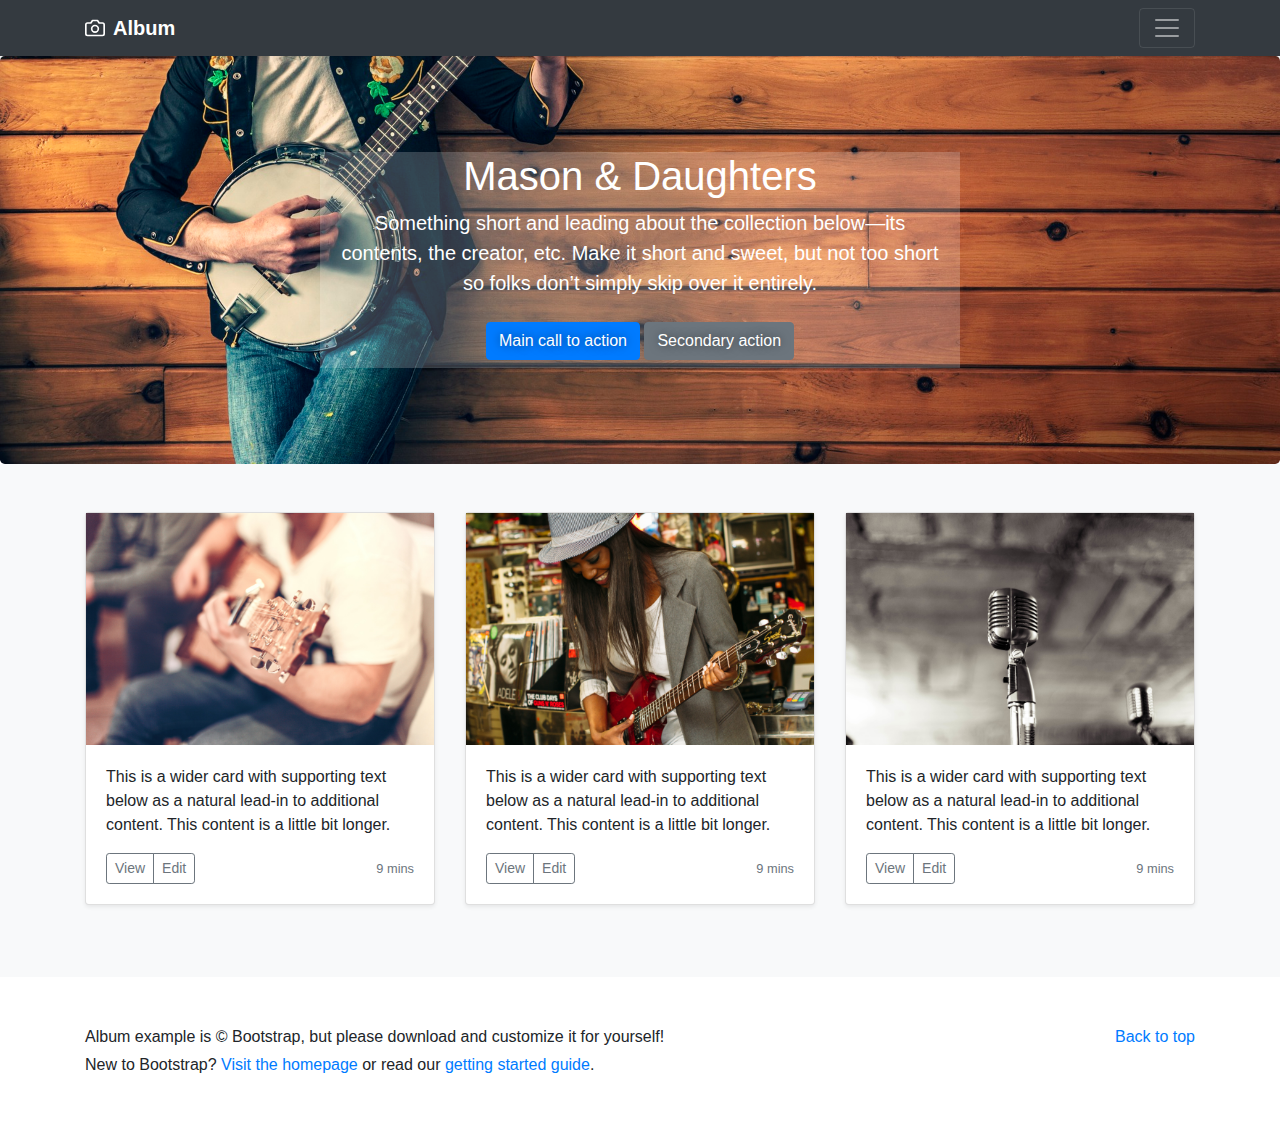
<file: index.html>
<!doctype html>
<html lang="en">
  <head>
    <meta charset="utf-8">
    <meta name="viewport" content="width=device-width, initial-scale=1, shrink-to-fit=no">
    <meta name="description" content="">
    <meta name="author" content="Mark Otto, Jacob Thornton, and Bootstrap contributors">
    <meta name="generator" content="Jekyll v3.8.6">
    <title>Band Site</title>

    <link rel="canonical" href="https://getbootstrap.com/docs/4.4/examples/album/">

 <!-- Latest compiled and minified CSS -->
<link rel="stylesheet" href="https://stackpath.bootstrapcdn.com/bootstrap/4.4.1/css/bootstrap.min.css" integrity="sha384-Vkoo8x4CGsO3+Hhxv8T/Q5PaXtkKtu6ug5TOeNV6gBiFeWPGFN9MuhOf23Q9Ifjh" crossorigin="anonymous">

    <!-- Favicons -->
<link rel="apple-touch-icon" href="/docs/4.4/assets/img/favicons/apple-touch-icon.png" sizes="180x180">
<link rel="icon" href="/docs/4.4/assets/img/favicons/favicon-32x32.png" sizes="32x32" type="image/png">
<link rel="icon" href="/docs/4.4/assets/img/favicons/favicon-16x16.png" sizes="16x16" type="image/png">
<link rel="manifest" href="/docs/4.4/assets/img/favicons/manifest.json">
<link rel="mask-icon" href="/docs/4.4/assets/img/favicons/safari-pinned-tab.svg" color="#563d7c">
<link rel="icon" href="/docs/4.4/assets/img/favicons/favicon.ico">
<meta name="msapplication-config" content="/docs/4.4/assets/img/favicons/browserconfig.xml">
<meta name="theme-color" content="#563d7c">


    <style>
      .bd-placeholder-img {
        font-size: 1.125rem;
        text-anchor: middle;
        -webkit-user-select: none;
        -moz-user-select: none;
        -ms-user-select: none;
        user-select: none;
      }

      @media (min-width: 768px) {
        .bd-placeholder-img-lg {
          font-size: 3.5rem;
        }
      }
    </style>
    <!-- Custom styles for this template -->
    <link href="band.css" rel="stylesheet">
  </head>
  <body>
    <header>
  <div class="collapse bg-dark" id="navbarHeader">
    <div class="container">
      <div class="row">
        <div class="col-sm-8 col-md-7 py-4">
          <h4 class="text-white">About</h4>
          <p style = "color: white;">Add some information about the album below, the author, or any other background context. Make it a few sentences long so folks can pick up some informative tidbits. Then, link them off to some social networking sites or contact information.</p>
        </div>
        <div class="col-sm-4 offset-md-1 py-4">
          <h4 class="text-white">Contact</h4>
          <ul class="list-unstyled">
            <li><a href="#" class="text-white">Follow on Twitter</a></li>
            <li><a href="#" class="text-white">Like on Facebook</a></li>
            <li><a href="#" class="text-white">Email me</a></li>
          </ul>
        </div>
      </div>
    </div>
  </div>
  <div class="navbar navbar-dark bg-dark shadow-sm">
    <div class="container d-flex justify-content-between">
      <a href="#" class="navbar-brand d-flex align-items-center">
        <svg xmlns="http://www.w3.org/2000/svg" width="20" height="20" fill="none" stroke="currentColor" stroke-linecap="round" stroke-linejoin="round" stroke-width="2" aria-hidden="true" class="mr-2" viewBox="0 0 24 24" focusable="false"><path d="M23 19a2 2 0 0 1-2 2H3a2 2 0 0 1-2-2V8a2 2 0 0 1 2-2h4l2-3h6l2 3h4a2 2 0 0 1 2 2z"/><circle cx="12" cy="13" r="4"/></svg>
        <strong>Album</strong>
      </a>
      <button class="navbar-toggler" type="button" data-toggle="collapse" data-target="#navbarHeader" aria-controls="navbarHeader" aria-expanded="false" aria-label="Toggle navigation">
        <span class="navbar-toggler-icon"></span>
      </button>
    </div>
  </div>
</header>

<main role="main">

  <section class="jumbotron text-center">
    <div class="container">
      <h1>Mason &amp; Daughters</h1>
      <p class="lead">Something short and leading about the collection below—its contents, the creator, etc. Make it short and sweet, but not too short so folks don’t simply skip over it entirely.</p>
      <p>
        <a href="#" class="btn btn-primary my-2">Main call to action</a>
        <a href="#" class="btn btn-secondary my-2">Secondary action</a>
      </p>
    </div>
  </section>

  <div class="album py-5 bg-light">
    <div class="container">

      <div class="row">
        <div class="col-md-4">
          <div class="card mb-4 shadow-sm">
            <img src = "img/guitar.jpg">
            <div class="card-body">
              <p class="card-text">This is a wider card with supporting text below as a natural lead-in to additional content. This content is a little bit longer.</p>
              <div class="d-flex justify-content-between align-items-center">
                <div class="btn-group">
                  <button type="button" class="btn btn-sm btn-outline-secondary">View</button>
                  <button type="button" class="btn btn-sm btn-outline-secondary">Edit</button>
                </div>
                <small class="text-muted">9 mins</small>
              </div>
            </div>
          </div>
        </div>
        <div class="col-md-4">
          <div class="card mb-4 shadow-sm">
            <img src = "img/lady-guitar.jpg">
            <div class="card-body">
              <p class="card-text">This is a wider card with supporting text below as a natural lead-in to additional content. This content is a little bit longer.</p>
              <div class="d-flex justify-content-between align-items-center">
                <div class="btn-group">
                  <button type="button" class="btn btn-sm btn-outline-secondary">View</button>
                  <button type="button" class="btn btn-sm btn-outline-secondary">Edit</button>
                </div>
                <small class="text-muted">9 mins</small>
              </div>
            </div>
          </div>
        </div>
        <div class="col-md-4">
          <div class="card mb-4 shadow-sm">
        <img src = "img/mic.jpg">
            <div class="card-body">
              <p class="card-text">This is a wider card with supporting text below as a natural lead-in to additional content. This content is a little bit longer.</p>
              <div class="d-flex justify-content-between align-items-center">
                <div class="btn-group">
                  <button type="button" class="btn btn-sm btn-outline-secondary">View</button>
                  <button type="button" class="btn btn-sm btn-outline-secondary">Edit</button>
                </div>
                <small class="text-muted">9 mins</small>
              </div>
            </div>
          </div>
        </div><!--end of cards-->

        
      </div>
    </div>
  </div>

</main>

<footer>
  <div class="container">
    <p class="float-right">
      <a href="#">Back to top</a>
    </p>
    <p>Album example is &copy; Bootstrap, but please download and customize it for yourself!</p>
    <p>New to Bootstrap? <a href="https://getbootstrap.com/">Visit the homepage</a> or read our <a href="/docs/4.4/getting-started/introduction/">getting started guide</a>.</p>
  </div>
</footer>
<!-- Latest compiled and minified CSS -->
<!-- Latest compiled and minified JavaScript -->
<script src="https://code.jquery.com/jquery-3.4.1.slim.min.js" integrity="sha384-J6qa4849blE2+poT4WnyKhv5vZF5SrPo0iEjwBvKU7imGFAV0wwj1yYfoRSJoZ+n" crossorigin="anonymous"></script>
<script src="https://cdn.jsdelivr.net/npm/popper.js@1.16.0/dist/umd/popper.min.js" integrity="sha384-Q6E9RHvbIyZFJoft+2mJbHaEWldlvI9IOYy5n3zV9zzTtmI3UksdQRVvoxMfooAo" crossorigin="anonymous"></script>
<script src="https://stackpath.bootstrapcdn.com/bootstrap/4.4.1/js/bootstrap.min.js" integrity="sha384-wfSDF2E50Y2D1uUdj0O3uMBJnjuUD4Ih7YwaYd1iqfktj0Uod8GCExl3Og8ifwB6" crossorigin="anonymous"></script>
 </body>
</html>
</file>
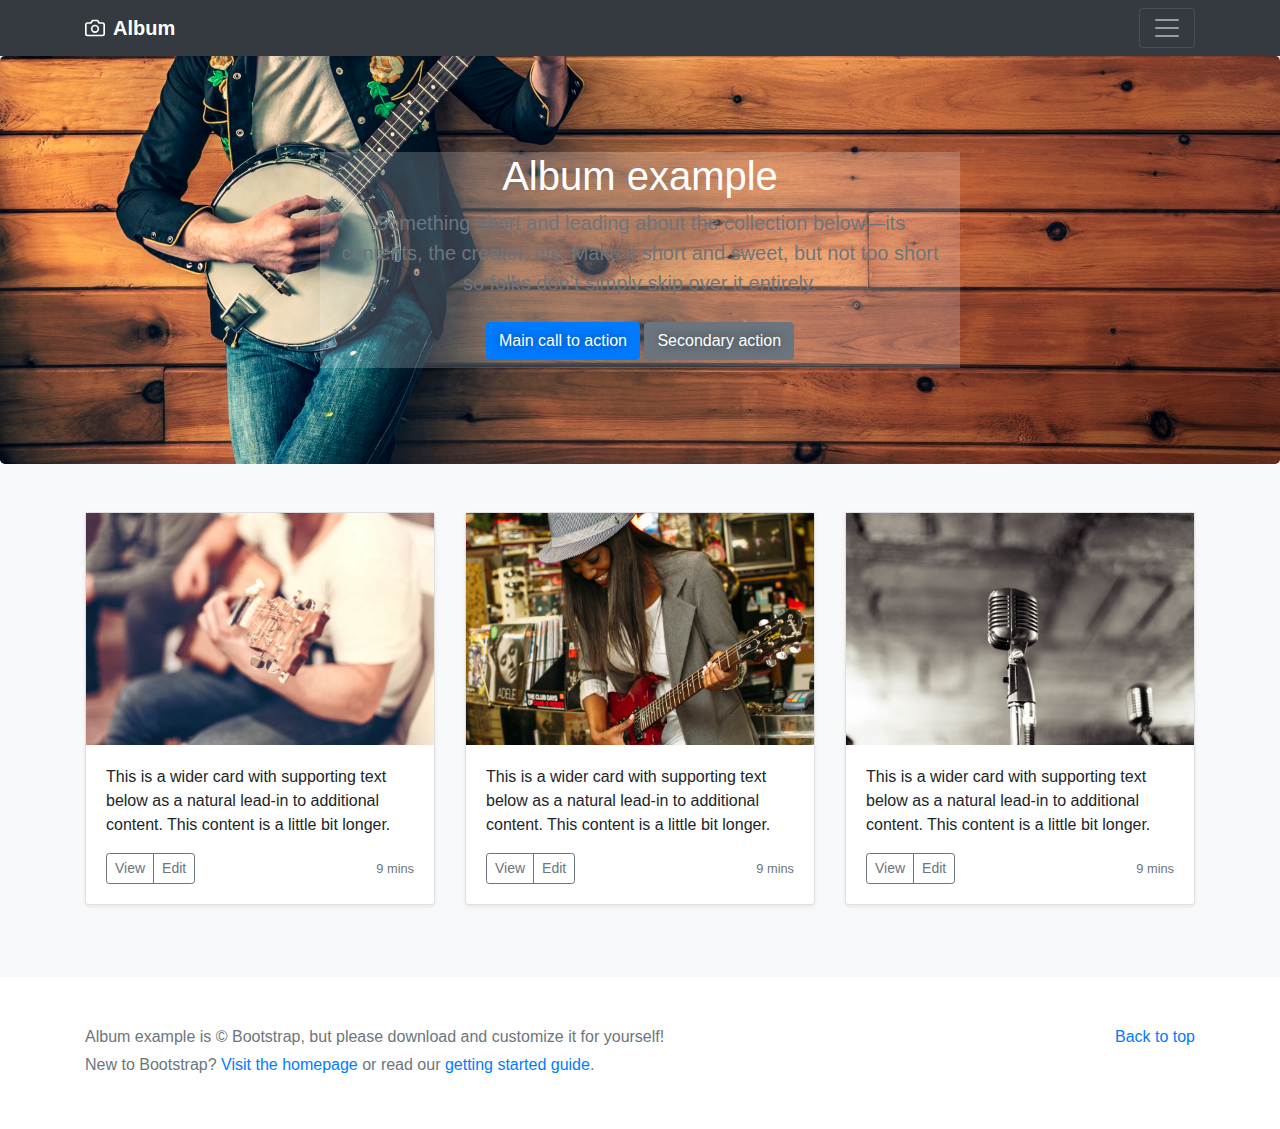
<file: album.html>
<!doctype html>
<html lang="en">
  <head>
    <meta charset="utf-8">
    <meta name="viewport" content="width=device-width, initial-scale=1, shrink-to-fit=no">
    <meta name="description" content="">
    <meta name="author" content="Mark Otto, Jacob Thornton, and Bootstrap contributors">
    <meta name="generator" content="Jekyll v3.8.6">
    <title>Album example · Bootstrap</title>

    <link rel="canonical" href="https://getbootstrap.com/docs/4.4/examples/album/">

 <!-- Latest compiled and minified CSS -->
<link rel="stylesheet" href="https://stackpath.bootstrapcdn.com/bootstrap/4.4.1/css/bootstrap.min.css" integrity="sha384-Vkoo8x4CGsO3+Hhxv8T/Q5PaXtkKtu6ug5TOeNV6gBiFeWPGFN9MuhOf23Q9Ifjh" crossorigin="anonymous">

    <!-- Favicons -->
<link rel="apple-touch-icon" href="/docs/4.4/assets/img/favicons/apple-touch-icon.png" sizes="180x180">
<link rel="icon" href="/docs/4.4/assets/img/favicons/favicon-32x32.png" sizes="32x32" type="image/png">
<link rel="icon" href="/docs/4.4/assets/img/favicons/favicon-16x16.png" sizes="16x16" type="image/png">
<link rel="manifest" href="/docs/4.4/assets/img/favicons/manifest.json">
<link rel="mask-icon" href="/docs/4.4/assets/img/favicons/safari-pinned-tab.svg" color="#563d7c">
<link rel="icon" href="/docs/4.4/assets/img/favicons/favicon.ico">
<meta name="msapplication-config" content="/docs/4.4/assets/img/favicons/browserconfig.xml">
<meta name="theme-color" content="#563d7c">


    <style>
      .bd-placeholder-img {
        font-size: 1.125rem;
        text-anchor: middle;
        -webkit-user-select: none;
        -moz-user-select: none;
        -ms-user-select: none;
        user-select: none;
      }

      @media (min-width: 768px) {
        .bd-placeholder-img-lg {
          font-size: 3.5rem;
        }
      }
    </style>
    <!-- Custom styles for this template -->
    <link href="album.css" rel="stylesheet">
  </head>
  <body>
    <header>
  <div class="collapse bg-dark" id="navbarHeader">
    <div class="container">
      <div class="row">
        <div class="col-sm-8 col-md-7 py-4">
          <h4 class="text-white">About</h4>
          <p class="text-muted">Add some information about the album below, the author, or any other background context. Make it a few sentences long so folks can pick up some informative tidbits. Then, link them off to some social networking sites or contact information.</p>
        </div>
        <div class="col-sm-4 offset-md-1 py-4">
          <h4 class="text-white">Contact</h4>
          <ul class="list-unstyled">
            <li><a href="#" class="text-white">Follow on Twitter</a></li>
            <li><a href="#" class="text-white">Like on Facebook</a></li>
            <li><a href="#" class="text-white">Email me</a></li>
          </ul>
        </div>
      </div>
    </div>
  </div>
  <div class="navbar navbar-dark bg-dark shadow-sm">
    <div class="container d-flex justify-content-between">
      <a href="#" class="navbar-brand d-flex align-items-center">
        <svg xmlns="http://www.w3.org/2000/svg" width="20" height="20" fill="none" stroke="currentColor" stroke-linecap="round" stroke-linejoin="round" stroke-width="2" aria-hidden="true" class="mr-2" viewBox="0 0 24 24" focusable="false"><path d="M23 19a2 2 0 0 1-2 2H3a2 2 0 0 1-2-2V8a2 2 0 0 1 2-2h4l2-3h6l2 3h4a2 2 0 0 1 2 2z"/><circle cx="12" cy="13" r="4"/></svg>
        <strong>Album</strong>
      </a>
      <button class="navbar-toggler" type="button" data-toggle="collapse" data-target="#navbarHeader" aria-controls="navbarHeader" aria-expanded="false" aria-label="Toggle navigation">
        <span class="navbar-toggler-icon"></span>
      </button>
    </div>
  </div>
</header>

<main role="main">

  <section class="jumbotron text-center">
    <div class="container">
      <h1>Album example</h1>
      <p class="lead text-muted">Something short and leading about the collection below—its contents, the creator, etc. Make it short and sweet, but not too short so folks don’t simply skip over it entirely.</p>
      <p>
        <a href="#" class="btn btn-primary my-2">Main call to action</a>
        <a href="#" class="btn btn-secondary my-2">Secondary action</a>
      </p>
    </div>
  </section>

  <div class="album py-5 bg-light">
    <div class="container">

      <div class="row">
        <div class="col-md-4">
          <div class="card mb-4 shadow-sm">
            <img src = "img/guitar.jpg">
            <div class="card-body">
              <p class="card-text">This is a wider card with supporting text below as a natural lead-in to additional content. This content is a little bit longer.</p>
              <div class="d-flex justify-content-between align-items-center">
                <div class="btn-group">
                  <button type="button" class="btn btn-sm btn-outline-secondary">View</button>
                  <button type="button" class="btn btn-sm btn-outline-secondary">Edit</button>
                </div>
                <small class="text-muted">9 mins</small>
              </div>
            </div>
          </div>
        </div>
        <div class="col-md-4">
          <div class="card mb-4 shadow-sm">
            <img src = "img/lady-guitar.jpg">
            <div class="card-body">
              <p class="card-text">This is a wider card with supporting text below as a natural lead-in to additional content. This content is a little bit longer.</p>
              <div class="d-flex justify-content-between align-items-center">
                <div class="btn-group">
                  <button type="button" class="btn btn-sm btn-outline-secondary">View</button>
                  <button type="button" class="btn btn-sm btn-outline-secondary">Edit</button>
                </div>
                <small class="text-muted">9 mins</small>
              </div>
            </div>
          </div>
        </div>
        <div class="col-md-4">
          <div class="card mb-4 shadow-sm">
        <img src = "img/mic.jpg">
            <div class="card-body">
              <p class="card-text">This is a wider card with supporting text below as a natural lead-in to additional content. This content is a little bit longer.</p>
              <div class="d-flex justify-content-between align-items-center">
                <div class="btn-group">
                  <button type="button" class="btn btn-sm btn-outline-secondary">View</button>
                  <button type="button" class="btn btn-sm btn-outline-secondary">Edit</button>
                </div>
                <small class="text-muted">9 mins</small>
              </div>
            </div>
          </div>
        </div><!--end of cards-->

        
      </div>
    </div>
  </div>

</main>

<footer class="text-muted">
  <div class="container">
    <p class="float-right">
      <a href="#">Back to top</a>
    </p>
    <p>Album example is &copy; Bootstrap, but please download and customize it for yourself!</p>
    <p>New to Bootstrap? <a href="https://getbootstrap.com/">Visit the homepage</a> or read our <a href="/docs/4.4/getting-started/introduction/">getting started guide</a>.</p>
  </div>
</footer>
<!-- Latest compiled and minified CSS -->
<!-- Latest compiled and minified JavaScript -->
<script src="https://code.jquery.com/jquery-3.4.1.slim.min.js" integrity="sha384-J6qa4849blE2+poT4WnyKhv5vZF5SrPo0iEjwBvKU7imGFAV0wwj1yYfoRSJoZ+n" crossorigin="anonymous"></script>
<script src="https://cdn.jsdelivr.net/npm/popper.js@1.16.0/dist/umd/popper.min.js" integrity="sha384-Q6E9RHvbIyZFJoft+2mJbHaEWldlvI9IOYy5n3zV9zzTtmI3UksdQRVvoxMfooAo" crossorigin="anonymous"></script>
<script src="https://stackpath.bootstrapcdn.com/bootstrap/4.4.1/js/bootstrap.min.js" integrity="sha384-wfSDF2E50Y2D1uUdj0O3uMBJnjuUD4Ih7YwaYd1iqfktj0Uod8GCExl3Og8ifwB6" crossorigin="anonymous"></script>
 </body>
</html>
</file>
<file: band.css>
.jumbotron {
  padding-top: 3rem;
  padding-bottom: 3rem;
  margin-bottom: 0;
  background-color: #fff;
  background-image: url('img/banjo.jpg');
  background-repeat:no-repeat;
  background-size: cover;
  background-position: bottom center;
    background-size: cover;
    color: white;
}
@media (min-width: 768px) {
  .jumbotron {
    padding-top: 6rem;
    padding-bottom: 6rem;
  }
}

.card img{
    max-width: 100%;
}

.jumbotron p:last-child {
  margin-bottom: 0;
  color: white;
  text-shadow: 0 0 10px rgba(0,0,0,0.5);
}

.jumbotron h1 {
  font-weight: 300;
}


.jumbotron .container {
  max-width: 40rem;
  background: rgba(255, 255, 255, 0.2);
 
}

footer {
  padding-top: 3rem;
  padding-bottom: 3rem;
}

footer p {
  margin-bottom: .25rem;
}
</file>
<file: album.css>
.jumbotron {
  padding-top: 3rem;
  padding-bottom: 3rem;
  margin-bottom: 0;
  background-color: #fff;
  background-image: url('img/banjo.jpg');
  background-repeat:no-repeat;
  background-size: cover;
  background-position: bottom center;
    background-size: cover;
    color: white;
}
@media (min-width: 768px) {
  .jumbotron {
    padding-top: 6rem;
    padding-bottom: 6rem;
  }
}

.card img{
    max-width: 100%;
}

.jumbotron p:last-child {
  margin-bottom: 0;
  color: white;
  text-shadow: 0 0 10px rgba(0,0,0,0.5);
}

.jumbotron h1 {
  font-weight: 300;
}


.jumbotron .container {
  max-width: 40rem;
  background: rgba(255, 255, 255, 0.2);
 
}

footer {
  padding-top: 3rem;
  padding-bottom: 3rem;
}

footer p {
  margin-bottom: .25rem;
}
</file>
